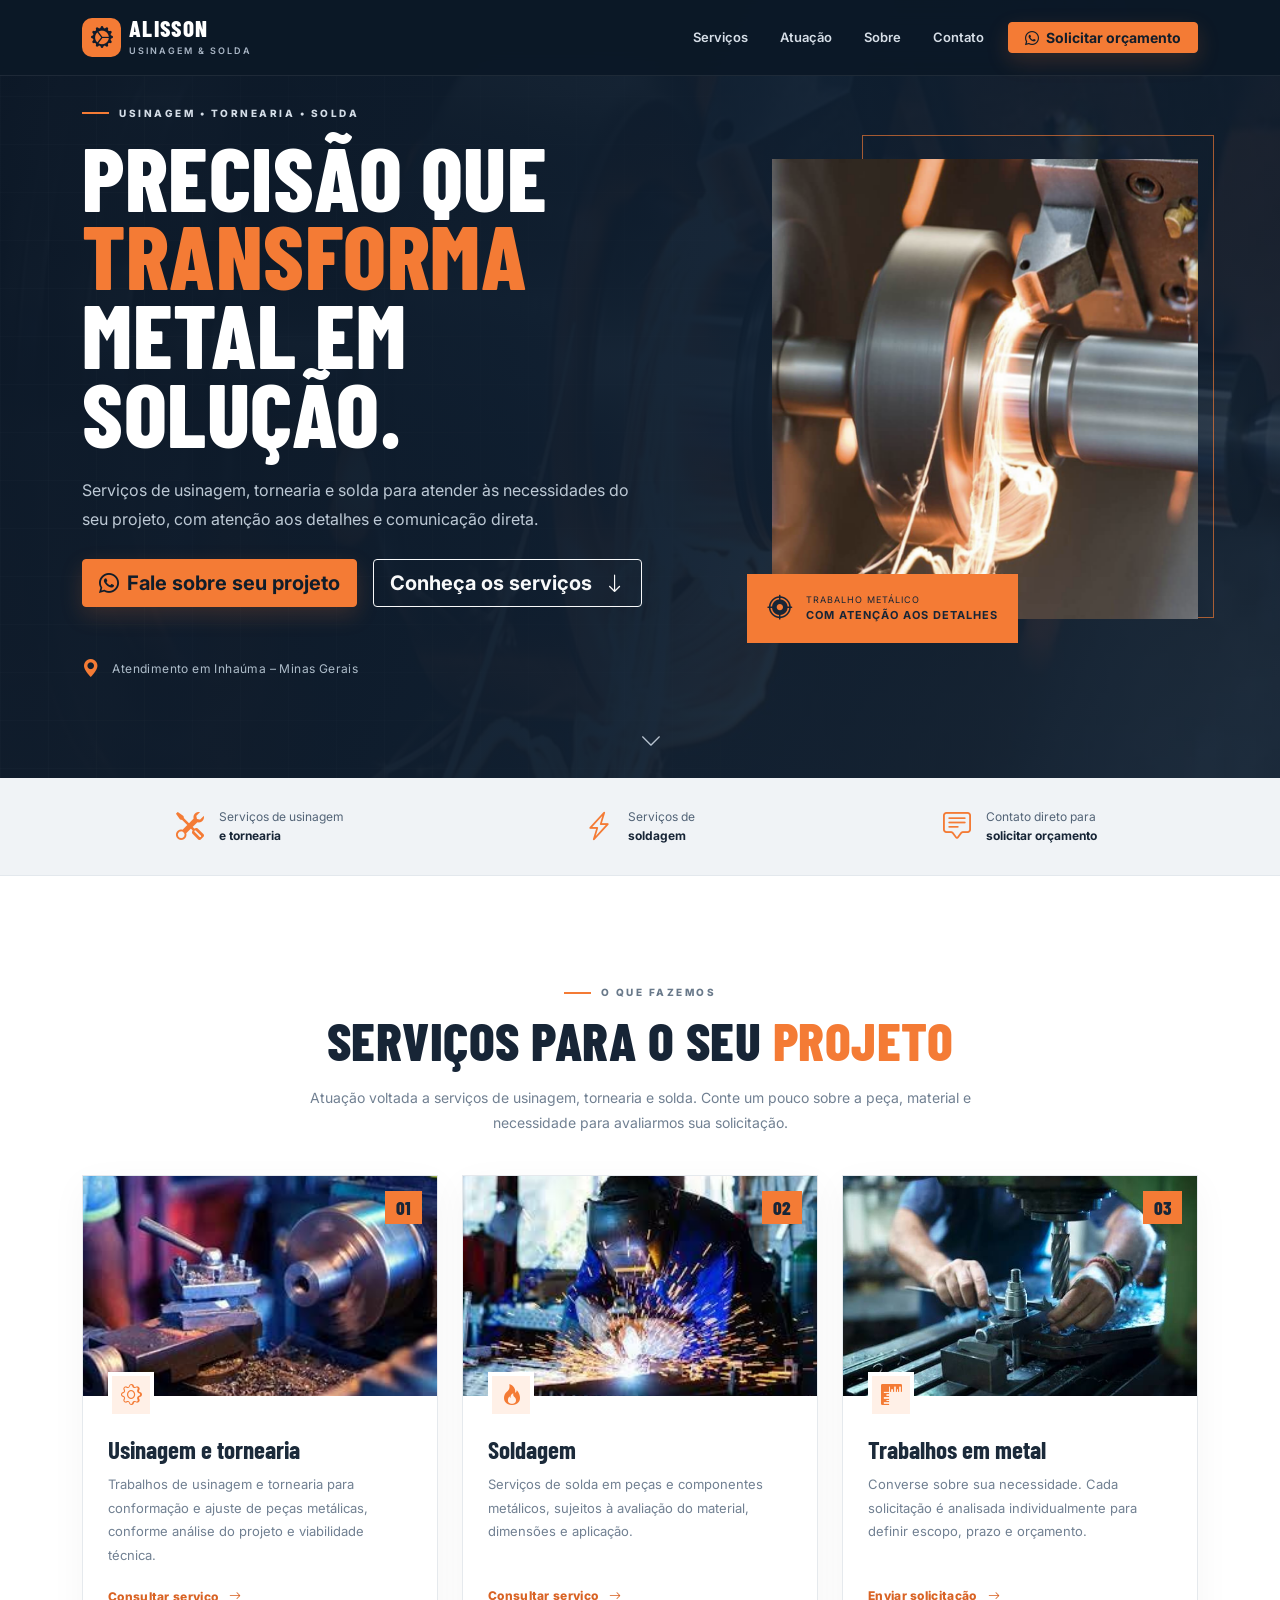
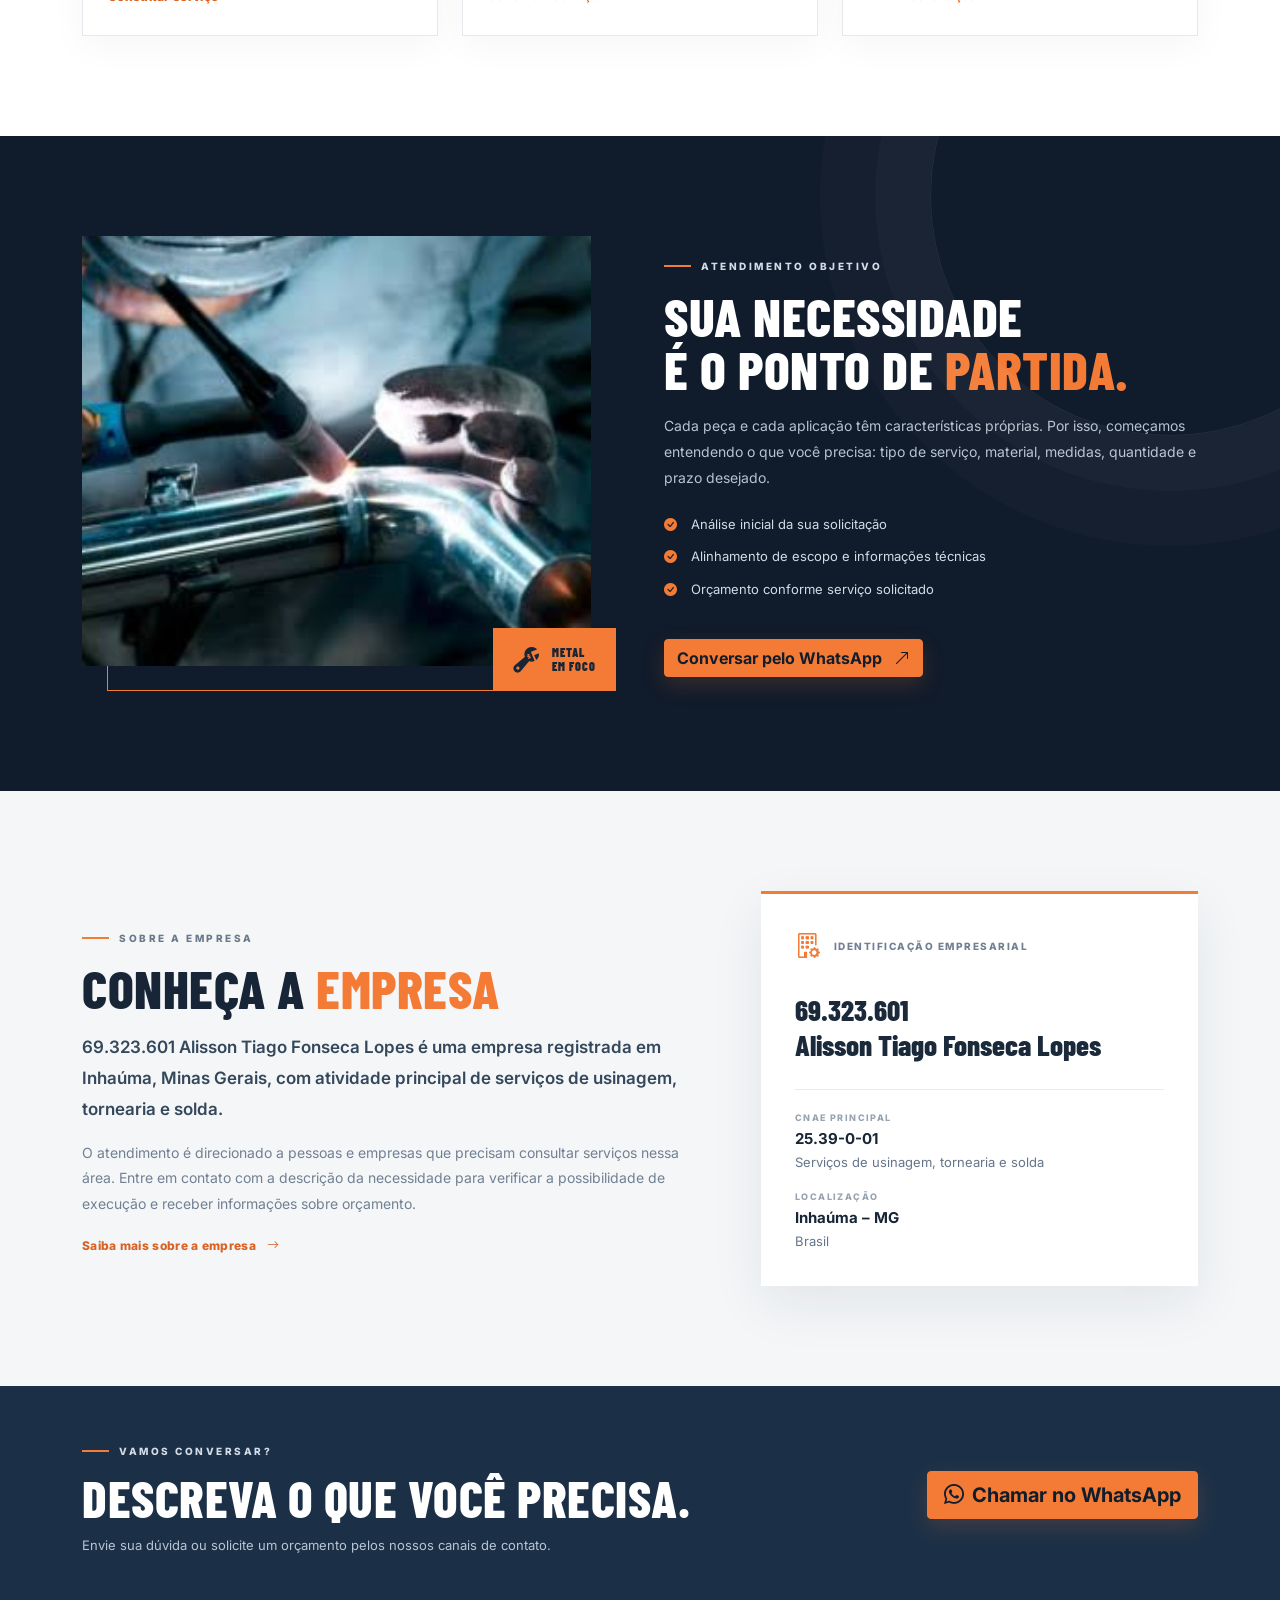
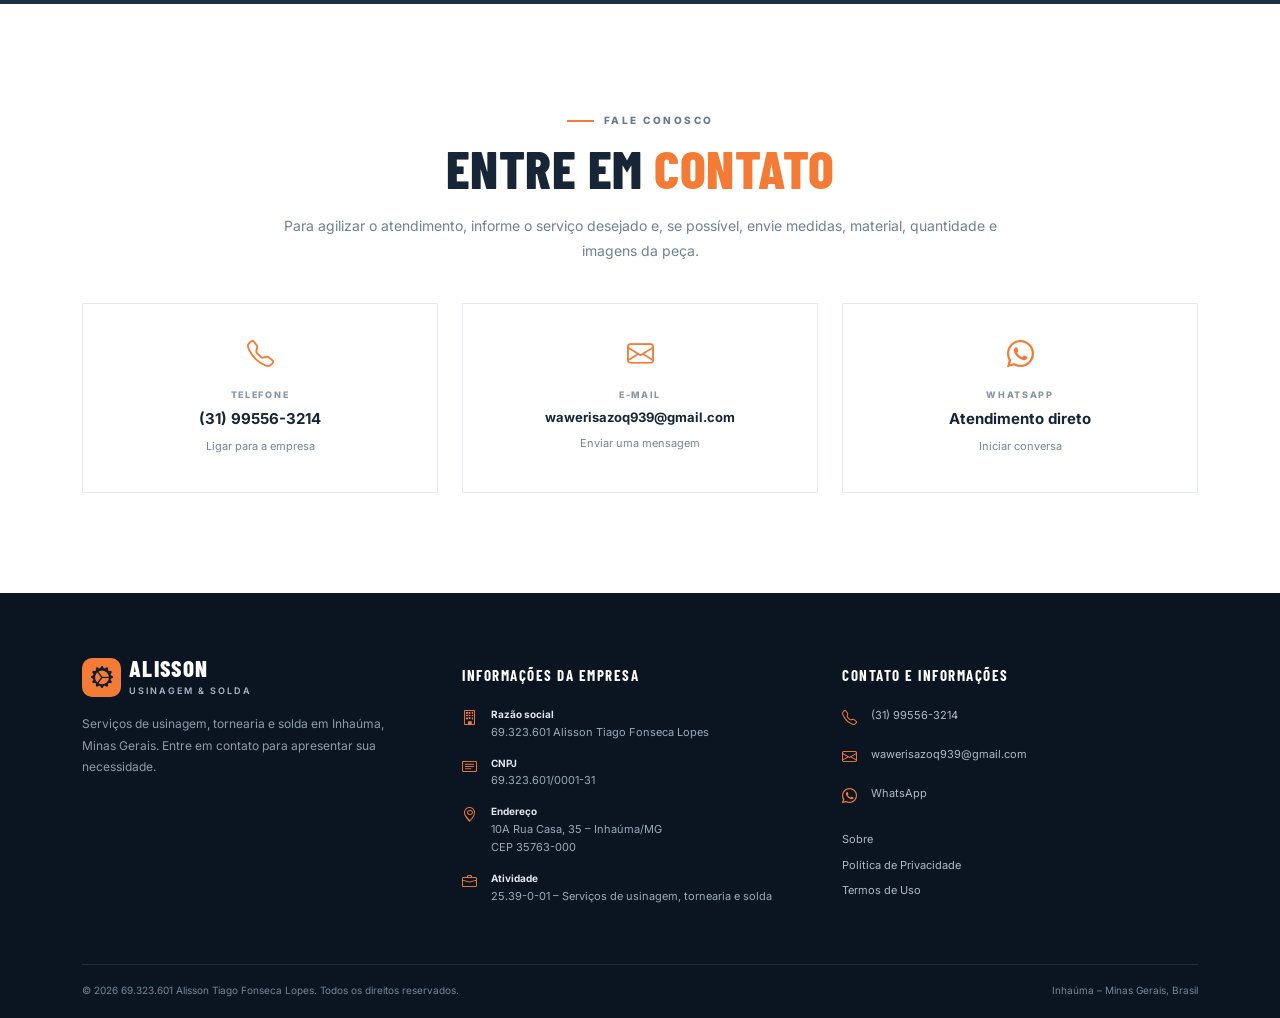
<file: index.html>
<!doctype html>
<html lang="pt-BR">
<head>
  <meta charset="utf-8">
  <meta name="viewport" content="width=device-width, initial-scale=1">
  <meta name="description" content="Serviços de usinagem, tornearia e solda em Inhaúma, Minas Gerais. Entre em contato para apresentar seu projeto e solicitar um orçamento.">
  <meta name="theme-color" content="#101b2b">
  <title>69.323.601 Alisson Tiago Fonseca Lopes | Usinagem, Tornearia e Solda</title>
  <link rel="preconnect" href="https://fonts.googleapis.com">
  <link rel="preconnect" href="https://fonts.gstatic.com" crossorigin>
  <link href="https://fonts.googleapis.com/css2?family=Barlow+Condensed:wght@500;600;700;800&family=Inter:wght@400;500;600;700&display=swap" rel="stylesheet">
  <link href="https://cdn.jsdelivr.net/npm/bootstrap@5.3.3/dist/css/bootstrap.min.css" rel="stylesheet">
  <link href="https://cdn.jsdelivr.net/npm/bootstrap-icons@1.11.3/font/bootstrap-icons.min.css" rel="stylesheet">
  <link rel="stylesheet" href="style.css">
</head>
<body>
  <nav class="navbar navbar-expand-lg navbar-dark fixed-top site-nav">
    <div class="container">
      <a class="navbar-brand d-flex align-items-center gap-2" href="#inicio" aria-label="Página inicial">
        <span class="brand-mark"><i class="bi bi-gear-wide-connected"></i></span>
        <span class="brand-name">ALISSON <small>USINAGEM & SOLDA</small></span>
      </a>
      <button class="navbar-toggler" type="button" data-bs-toggle="collapse" data-bs-target="#menu" aria-controls="menu" aria-expanded="false" aria-label="Abrir menu">
        <span class="navbar-toggler-icon"></span>
      </button>
      <div class="collapse navbar-collapse" id="menu">
        <ul class="navbar-nav ms-auto align-items-lg-center gap-lg-3">
          <li class="nav-item"><a class="nav-link" href="#servicos">Serviços</a></li>
          <li class="nav-item"><a class="nav-link" href="#estrutura">Atuação</a></li>
          <li class="nav-item"><a class="nav-link" href="#sobre">Sobre</a></li>
          <li class="nav-item"><a class="nav-link" href="#contato">Contato</a></li>
          <li class="nav-item"><a class="btn btn-accent btn-sm px-3" href="https://wa.me/5531995563214" target="_blank" rel="noopener"><i class="bi bi-whatsapp me-1"></i> Solicitar orçamento</a></li>
        </ul>
      </div>
    </div>
  </nav>

  <main>
    <header class="hero" id="inicio">
      <div class="hero-grid"></div>
      <div class="container position-relative">
        <div class="row align-items-center min-vh-100 py-5">
          <div class="col-lg-7 py-5">
            <span class="eyebrow"><span></span> USINAGEM • TORNEARIA • SOLDA</span>
            <h1 class="display-title mt-3">PRECISÃO QUE<br><em>TRANSFORMA</em><br>METAL EM SOLUÇÃO.</h1>
            <p class="hero-copy mt-4">Serviços de usinagem, tornearia e solda para atender às necessidades do seu projeto, com atenção aos detalhes e comunicação direta.</p>
            <div class="d-flex flex-wrap gap-3 mt-4">
              <a class="btn btn-accent btn-lg" href="https://wa.me/5531995563214?text=Ol%C3%A1!%20Gostaria%20de%20solicitar%20um%20or%C3%A7amento." target="_blank" rel="noopener"><i class="bi bi-whatsapp me-2"></i>Fale sobre seu projeto</a>
              <a class="btn btn-outline-light btn-lg" href="#servicos">Conheça os serviços <i class="bi bi-arrow-down ms-2"></i></a>
            </div>
            <div class="hero-note mt-5"><i class="bi bi-geo-alt-fill"></i><span>Atendimento em Inhaúma – Minas Gerais</span></div>
          </div>
          <div class="col-lg-5 d-none d-lg-block">
            <div class="hero-photo-wrap">
              <img src="assets/usinagem-tornearia.jpg" class="hero-photo" alt="Processo de usinagem de peça metálica em torno industrial">
              <div class="photo-tag"><i class="bi bi-crosshair2"></i><span>TRABALHO METÁLICO<br><b>COM ATENÇÃO AOS DETALHES</b></span></div>
              <div class="hero-outline"></div>
            </div>
          </div>
        </div>
      </div>
      <a href="#servicos" class="scroll-cue" aria-label="Rolar para serviços"><i class="bi bi-chevron-down"></i></a>
    </header>

    <section class="intro-strip">
      <div class="container">
        <div class="row g-4 align-items-center">
          <div class="col-md-4"><div class="strip-item"><i class="bi bi-tools"></i><span>Serviços de usinagem<br><b>e tornearia</b></span></div></div>
          <div class="col-md-4"><div class="strip-item"><i class="bi bi-lightning-charge"></i><span>Serviços de<br><b>soldagem</b></span></div></div>
          <div class="col-md-4"><div class="strip-item"><i class="bi bi-chat-square-text"></i><span>Contato direto para<br><b>solicitar orçamento</b></span></div></div>
        </div>
      </div>
    </section>

    <section class="section-pad" id="servicos">
      <div class="container">
        <div class="section-heading text-center mx-auto">
          <span class="eyebrow dark"><span></span> O QUE FAZEMOS</span>
          <h2 class="section-title">SERVIÇOS PARA O SEU <em>PROJETO</em></h2>
          <p>Atuação voltada a serviços de usinagem, tornearia e solda. Conte um pouco sobre a peça, material e necessidade para avaliarmos sua solicitação.</p>
        </div>
        <div class="row g-4 mt-3">
          <div class="col-md-4">
            <article class="service-card">
              <div class="service-image"><img src="assets/tornearia.jpg" alt="Peça metálica sendo trabalhada em torno mecânico"><span>01</span></div>
              <div class="service-body"><div class="service-icon"><i class="bi bi-gear"></i></div><h3>Usinagem e tornearia</h3><p>Trabalhos de usinagem e tornearia para conformação e ajuste de peças metálicas, conforme análise do projeto e viabilidade técnica.</p><a href="#contato">Consultar serviço <i class="bi bi-arrow-right"></i></a></div>
            </article>
          </div>
          <div class="col-md-4">
            <article class="service-card">
              <div class="service-image"><img src="assets/soldagem.jpg" alt="Profissional realizando processo de soldagem em metal"><span>02</span></div>
              <div class="service-body"><div class="service-icon"><i class="bi bi-fire"></i></div><h3>Soldagem</h3><p>Serviços de solda em peças e componentes metálicos, sujeitos à avaliação do material, dimensões e aplicação.</p><a href="#contato">Consultar serviço <i class="bi bi-arrow-right"></i></a></div>
            </article>
          </div>
          <div class="col-md-4">
            <article class="service-card">
              <div class="service-image"><img src="assets/fresagem.jpg" alt="Operação de máquina-ferramenta em peça metálica"><span>03</span></div>
              <div class="service-body"><div class="service-icon"><i class="bi bi-rulers"></i></div><h3>Trabalhos em metal</h3><p>Converse sobre sua necessidade. Cada solicitação é analisada individualmente para definir escopo, prazo e orçamento.</p><a href="#contato">Enviar solicitação <i class="bi bi-arrow-right"></i></a></div>
            </article>
          </div>
        </div>
      </div>
    </section>

    <section class="feature-section" id="estrutura">
      <div class="container">
        <div class="row align-items-center g-5">
          <div class="col-lg-6">
            <div class="feature-image">
              <img src="assets/acabamento-metal.jpg" alt="Detalhe de processo industrial de acabamento em metal">
              <div class="feature-stamp"><i class="bi bi-wrench-adjustable"></i><b>METAL<br>EM FOCO</b></div>
            </div>
          </div>
          <div class="col-lg-6">
            <span class="eyebrow"><span></span> ATENDIMENTO OBJETIVO</span>
            <h2 class="section-title light mt-3">SUA NECESSIDADE<br>É O PONTO DE <em>PARTIDA.</em></h2>
            <p class="feature-copy">Cada peça e cada aplicação têm características próprias. Por isso, começamos entendendo o que você precisa: tipo de serviço, material, medidas, quantidade e prazo desejado.</p>
            <ul class="check-list">
              <li><i class="bi bi-check-circle-fill"></i> Análise inicial da sua solicitação</li>
              <li><i class="bi bi-check-circle-fill"></i> Alinhamento de escopo e informações técnicas</li>
              <li><i class="bi bi-check-circle-fill"></i> Orçamento conforme serviço solicitado</li>
            </ul>
            <a class="btn btn-accent mt-3" href="https://wa.me/5531995563214?text=Ol%C3%A1!%20Quero%20explicar%20um%20servi%C3%A7o%20de%20usinagem%2Fsolda." target="_blank" rel="noopener">Conversar pelo WhatsApp <i class="bi bi-arrow-up-right ms-2"></i></a>
          </div>
        </div>
      </div>
    </section>

    <section class="section-pad about-section" id="sobre">
      <div class="container">
        <div class="row g-5 align-items-center">
          <div class="col-lg-7">
            <span class="eyebrow dark"><span></span> SOBRE A EMPRESA</span>
            <h2 class="section-title mt-3">CONHEÇA A <em>EMPRESA</em></h2>
            <p class="lead-copy">69.323.601 Alisson Tiago Fonseca Lopes é uma empresa registrada em Inhaúma, Minas Gerais, com atividade principal de serviços de usinagem, tornearia e solda.</p>
            <p>O atendimento é direcionado a pessoas e empresas que precisam consultar serviços nessa área. Entre em contato com a descrição da necessidade para verificar a possibilidade de execução e receber informações sobre orçamento.</p>
            <a href="sobre.html" class="text-link">Saiba mais sobre a empresa <i class="bi bi-arrow-right"></i></a>
          </div>
          <div class="col-lg-5">
            <div class="about-panel">
              <div class="about-panel-top"><i class="bi bi-building-gear"></i><span>IDENTIFICAÇÃO EMPRESARIAL</span></div>
              <h3>69.323.601<br>Alisson Tiago Fonseca Lopes</h3>
              <div class="about-line"></div>
              <p><small>CNAE PRINCIPAL</small><b>25.39-0-01</b> Serviços de usinagem, tornearia e solda</p>
              <p class="mb-0"><small>LOCALIZAÇÃO</small><b>Inhaúma – MG</b> Brasil</p>
            </div>
          </div>
        </div>
      </div>
    </section>

    <section class="cta-band">
      <div class="container">
        <div class="row align-items-center g-3">
          <div class="col-lg-8"><span class="eyebrow"><span></span> VAMOS CONVERSAR?</span><h2>DESCREVA O QUE VOCÊ PRECISA.</h2><p>Envie sua dúvida ou solicite um orçamento pelos nossos canais de contato.</p></div>
          <div class="col-lg-4 text-lg-end"><a class="btn btn-accent btn-lg" href="https://wa.me/5531995563214" target="_blank" rel="noopener"><i class="bi bi-whatsapp me-2"></i>Chamar no WhatsApp</a></div>
        </div>
      </div>
    </section>

    <section class="section-pad contact-section" id="contato">
      <div class="container">
        <div class="section-heading text-center mx-auto">
          <span class="eyebrow dark"><span></span> FALE CONOSCO</span>
          <h2 class="section-title">ENTRE EM <em>CONTATO</em></h2>
          <p>Para agilizar o atendimento, informe o serviço desejado e, se possível, envie medidas, material, quantidade e imagens da peça.</p>
        </div>
        <div class="row g-4 mt-3">
          <div class="col-md-4"><a class="contact-card" href="tel:+5531995563214"><i class="bi bi-telephone"></i><small>TELEFONE</small><b>(31) 99556-3214</b><span>Ligar para a empresa</span></a></div>
          <div class="col-md-4"><a class="contact-card" href="mailto:wawerisazoq939@gmail.com"><i class="bi bi-envelope"></i><small>E-MAIL</small><b class="email-fit">wawerisazoq939@gmail.com</b><span>Enviar uma mensagem</span></a></div>
          <div class="col-md-4"><a class="contact-card" href="https://wa.me/5531995563214" target="_blank" rel="noopener"><i class="bi bi-whatsapp"></i><small>WHATSAPP</small><b>Atendimento direto</b><span>Iniciar conversa</span></a></div>
        </div>
      </div>
    </section>
  </main>

  <footer class="site-footer">
    <div class="container">
      <div class="row gy-4">
        <div class="col-lg-4">
          <a class="navbar-brand d-inline-flex align-items-center gap-2 mb-3" href="#inicio"><span class="brand-mark"><i class="bi bi-gear-wide-connected"></i></span><span class="brand-name">ALISSON <small>USINAGEM & SOLDA</small></span></a>
          <p class="footer-muted">Serviços de usinagem, tornearia e solda em Inhaúma, Minas Gerais. Entre em contato para apresentar sua necessidade.</p>
        </div>
        <div class="col-sm-6 col-lg-4">
          <h4>INFORMAÇÕES DA EMPRESA</h4>
          <ul class="footer-details">
            <li><i class="bi bi-building"></i><span><b>Razão social</b>69.323.601 Alisson Tiago Fonseca Lopes</span></li>
            <li><i class="bi bi-card-text"></i><span><b>CNPJ</b>69.323.601/0001-31</span></li>
            <li><i class="bi bi-geo-alt"></i><span><b>Endereço</b>10A Rua Casa, 35 – Inhaúma/MG<br>CEP 35763-000</span></li>
            <li><i class="bi bi-briefcase"></i><span><b>Atividade</b>25.39-0-01 – Serviços de usinagem, tornearia e solda</span></li>
          </ul>
        </div>
        <div class="col-sm-6 col-lg-4">
          <h4>CONTATO E INFORMAÇÕES</h4>
          <ul class="footer-details">
            <li><i class="bi bi-telephone"></i><a href="tel:+5531995563214">(31) 99556-3214</a></li>
            <li><i class="bi bi-envelope"></i><a href="mailto:wawerisazoq939@gmail.com">wawerisazoq939@gmail.com</a></li>
            <li><i class="bi bi-whatsapp"></i><a href="https://wa.me/5531995563214" target="_blank" rel="noopener">WhatsApp</a></li>
          </ul>
          <div class="legal-links"><a href="sobre.html">Sobre</a><a href="privacidade.html">Política de Privacidade</a><a href="termos.html">Termos de Uso</a></div>
        </div>
      </div>
      <div class="footer-bottom"><span>© <span id="year"></span> 69.323.601 Alisson Tiago Fonseca Lopes. Todos os direitos reservados.</span><span>Inhaúma – Minas Gerais, Brasil</span></div>
    </div>
  </footer>

  <script src="https://cdn.jsdelivr.net/npm/bootstrap@5.3.3/dist/js/bootstrap.bundle.min.js"></script>
  <script>document.getElementById('year').textContent = new Date().getFullYear();</script>
</body>
</html>
</file>
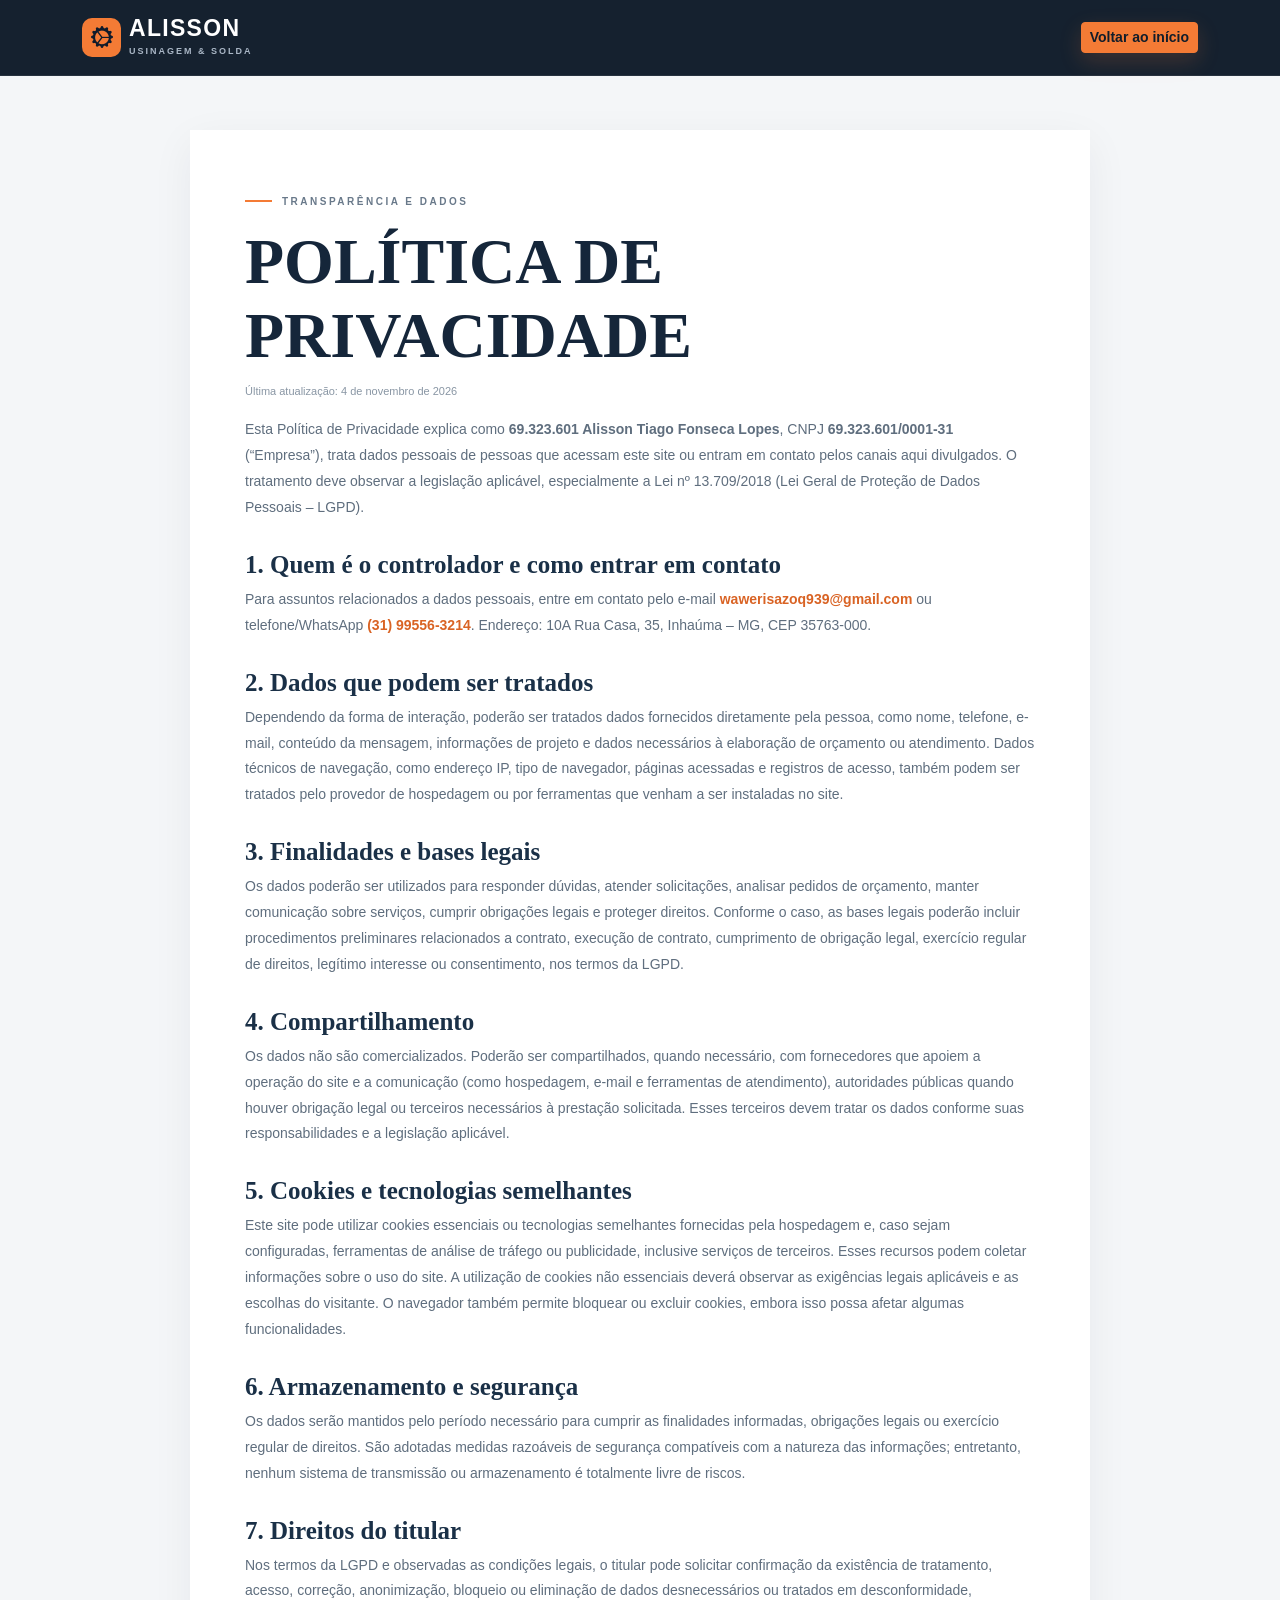
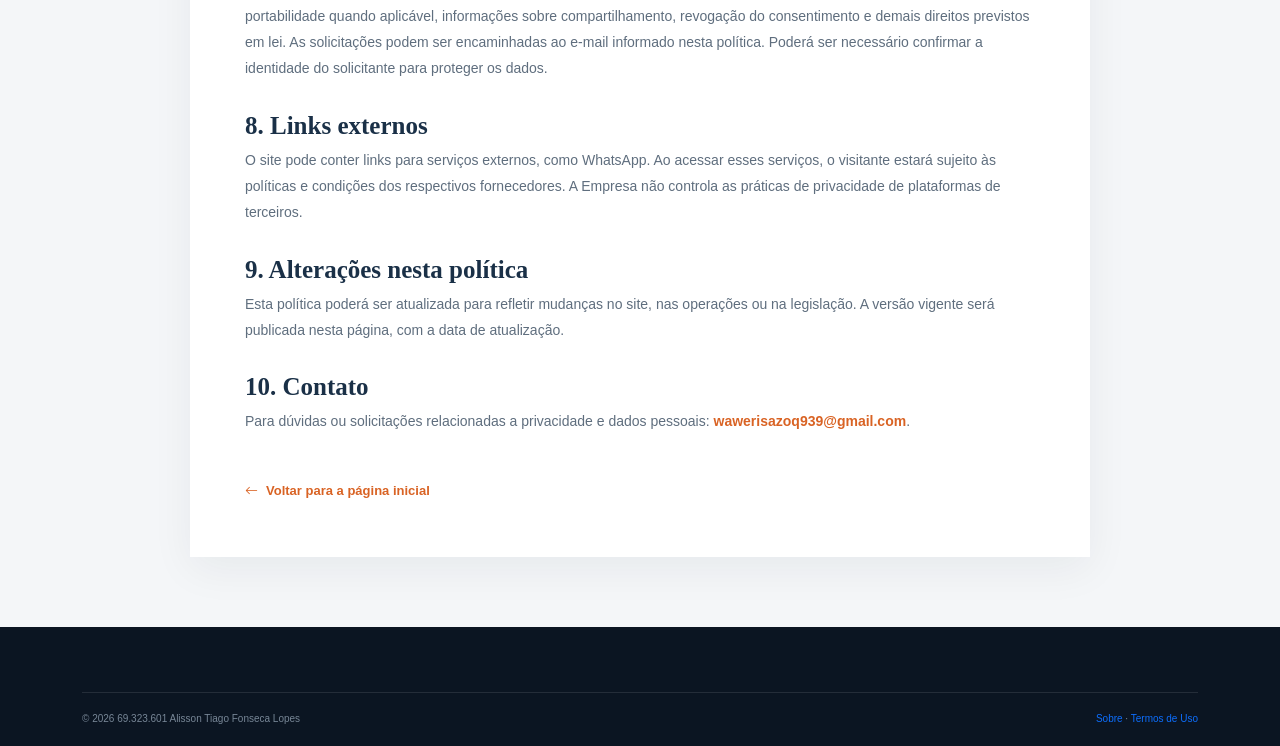
<file: privacidade.html>
<!doctype html>
<html lang="pt-BR"><head><meta charset="utf-8"><meta name="viewport" content="width=device-width, initial-scale=1"><meta name="description" content="Política de Privacidade de 69.323.601 Alisson Tiago Fonseca Lopes."><title>Política de Privacidade | Alisson Usinagem & Solda</title><link href="https://cdn.jsdelivr.net/npm/bootstrap@5.3.3/dist/css/bootstrap.min.css" rel="stylesheet"><link href="https://cdn.jsdelivr.net/npm/bootstrap-icons@1.11.3/font/bootstrap-icons.min.css" rel="stylesheet"><link rel="stylesheet" href="style.css"></head>
<body><nav class="navbar navbar-expand-lg navbar-dark fixed-top site-nav"><div class="container"><a class="navbar-brand d-flex align-items-center gap-2" href="index.html"><span class="brand-mark"><i class="bi bi-gear-wide-connected"></i></span><span class="brand-name">ALISSON <small>USINAGEM & SOLDA</small></span></a><a class="btn btn-accent btn-sm" href="index.html">Voltar ao início</a></div></nav>
<main class="legal-page"><article class="legal-card"><span class="eyebrow dark"><span></span> TRANSPARÊNCIA E DADOS</span><h1 class="mt-3">POLÍTICA DE PRIVACIDADE</h1><p class="updated">Última atualização: 4 de novembro de 2026</p>
<p>Esta Política de Privacidade explica como <strong>69.323.601 Alisson Tiago Fonseca Lopes</strong>, CNPJ <strong>69.323.601/0001-31</strong> (“Empresa”), trata dados pessoais de pessoas que acessam este site ou entram em contato pelos canais aqui divulgados. O tratamento deve observar a legislação aplicável, especialmente a Lei nº 13.709/2018 (Lei Geral de Proteção de Dados Pessoais – LGPD).</p>
<h2>1. Quem é o controlador e como entrar em contato</h2><p>Para assuntos relacionados a dados pessoais, entre em contato pelo e-mail <a href="mailto:wawerisazoq939@gmail.com">wawerisazoq939@gmail.com</a> ou telefone/WhatsApp <a href="tel:+5531995563214">(31) 99556-3214</a>. Endereço: 10A Rua Casa, 35, Inhaúma – MG, CEP 35763-000.</p>
<h2>2. Dados que podem ser tratados</h2><p>Dependendo da forma de interação, poderão ser tratados dados fornecidos diretamente pela pessoa, como nome, telefone, e-mail, conteúdo da mensagem, informações de projeto e dados necessários à elaboração de orçamento ou atendimento. Dados técnicos de navegação, como endereço IP, tipo de navegador, páginas acessadas e registros de acesso, também podem ser tratados pelo provedor de hospedagem ou por ferramentas que venham a ser instaladas no site.</p>
<h2>3. Finalidades e bases legais</h2><p>Os dados poderão ser utilizados para responder dúvidas, atender solicitações, analisar pedidos de orçamento, manter comunicação sobre serviços, cumprir obrigações legais e proteger direitos. Conforme o caso, as bases legais poderão incluir procedimentos preliminares relacionados a contrato, execução de contrato, cumprimento de obrigação legal, exercício regular de direitos, legítimo interesse ou consentimento, nos termos da LGPD.</p>
<h2>4. Compartilhamento</h2><p>Os dados não são comercializados. Poderão ser compartilhados, quando necessário, com fornecedores que apoiem a operação do site e a comunicação (como hospedagem, e-mail e ferramentas de atendimento), autoridades públicas quando houver obrigação legal ou terceiros necessários à prestação solicitada. Esses terceiros devem tratar os dados conforme suas responsabilidades e a legislação aplicável.</p>
<h2>5. Cookies e tecnologias semelhantes</h2><p>Este site pode utilizar cookies essenciais ou tecnologias semelhantes fornecidas pela hospedagem e, caso sejam configuradas, ferramentas de análise de tráfego ou publicidade, inclusive serviços de terceiros. Esses recursos podem coletar informações sobre o uso do site. A utilização de cookies não essenciais deverá observar as exigências legais aplicáveis e as escolhas do visitante. O navegador também permite bloquear ou excluir cookies, embora isso possa afetar algumas funcionalidades.</p>
<h2>6. Armazenamento e segurança</h2><p>Os dados serão mantidos pelo período necessário para cumprir as finalidades informadas, obrigações legais ou exercício regular de direitos. São adotadas medidas razoáveis de segurança compatíveis com a natureza das informações; entretanto, nenhum sistema de transmissão ou armazenamento é totalmente livre de riscos.</p>
<h2>7. Direitos do titular</h2><p>Nos termos da LGPD e observadas as condições legais, o titular pode solicitar confirmação da existência de tratamento, acesso, correção, anonimização, bloqueio ou eliminação de dados desnecessários ou tratados em desconformidade, portabilidade quando aplicável, informações sobre compartilhamento, revogação do consentimento e demais direitos previstos em lei. As solicitações podem ser encaminhadas ao e-mail informado nesta política. Poderá ser necessário confirmar a identidade do solicitante para proteger os dados.</p>
<h2>8. Links externos</h2><p>O site pode conter links para serviços externos, como WhatsApp. Ao acessar esses serviços, o visitante estará sujeito às políticas e condições dos respectivos fornecedores. A Empresa não controla as práticas de privacidade de plataformas de terceiros.</p>
<h2>9. Alterações nesta política</h2><p>Esta política poderá ser atualizada para refletir mudanças no site, nas operações ou na legislação. A versão vigente será publicada nesta página, com a data de atualização.</p>
<h2>10. Contato</h2><p>Para dúvidas ou solicitações relacionadas a privacidade e dados pessoais: <a href="mailto:wawerisazoq939@gmail.com">wawerisazoq939@gmail.com</a>.</p>
<a class="legal-back" href="index.html"><i class="bi bi-arrow-left me-2"></i>Voltar para a página inicial</a></article></main>
<footer class="site-footer"><div class="container"><div class="footer-bottom mt-0"><span>© <span id="year"></span> 69.323.601 Alisson Tiago Fonseca Lopes</span><span><a href="sobre.html">Sobre</a> · <a href="termos.html">Termos de Uso</a></span></div></div></footer><script>document.getElementById('year').textContent=new Date().getFullYear()</script></body></html>
</file>
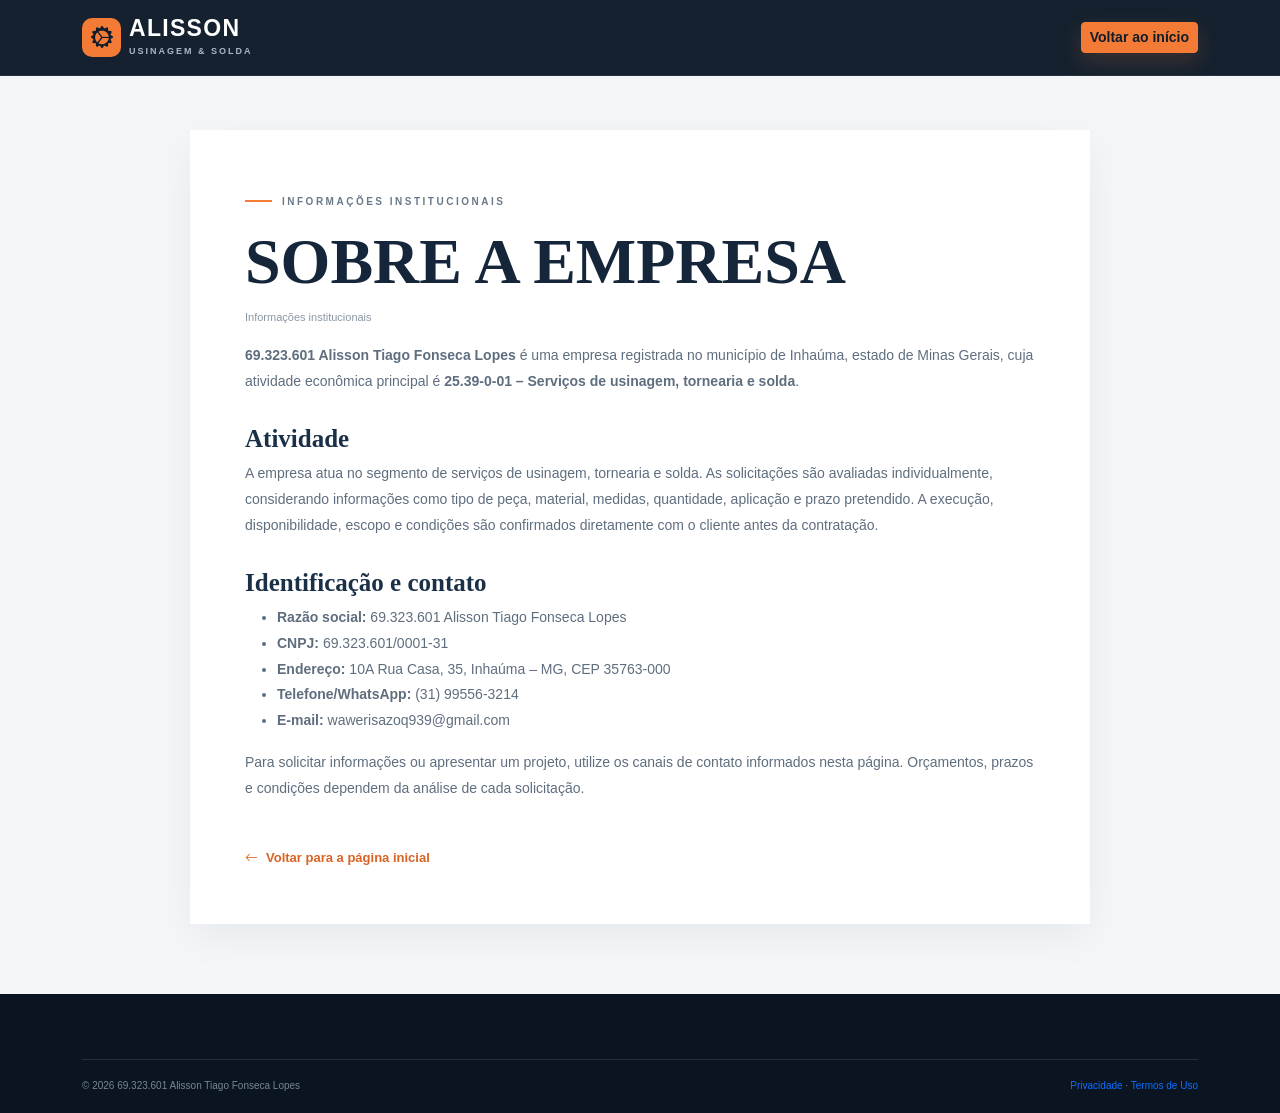
<file: sobre.html>
<!doctype html>
<html lang="pt-BR"><head><meta charset="utf-8"><meta name="viewport" content="width=device-width, initial-scale=1"><meta name="description" content="Sobre 69.323.601 Alisson Tiago Fonseca Lopes, empresa de usinagem, tornearia e solda em Inhaúma, MG."><title>Sobre | Alisson Usinagem & Solda</title><link href="https://cdn.jsdelivr.net/npm/bootstrap@5.3.3/dist/css/bootstrap.min.css" rel="stylesheet"><link href="https://cdn.jsdelivr.net/npm/bootstrap-icons@1.11.3/font/bootstrap-icons.min.css" rel="stylesheet"><link rel="stylesheet" href="style.css"></head>
<body><nav class="navbar navbar-expand-lg navbar-dark fixed-top site-nav"><div class="container"><a class="navbar-brand d-flex align-items-center gap-2" href="index.html"><span class="brand-mark"><i class="bi bi-gear-wide-connected"></i></span><span class="brand-name">ALISSON <small>USINAGEM & SOLDA</small></span></a><a class="btn btn-accent btn-sm" href="index.html">Voltar ao início</a></div></nav>
<main class="legal-page"><article class="legal-card"><span class="eyebrow dark"><span></span> INFORMAÇÕES INSTITUCIONAIS</span><h1 class="mt-3">SOBRE A EMPRESA</h1><p class="updated">Informações institucionais</p>
<p><strong>69.323.601 Alisson Tiago Fonseca Lopes</strong> é uma empresa registrada no município de Inhaúma, estado de Minas Gerais, cuja atividade econômica principal é <strong>25.39-0-01 – Serviços de usinagem, tornearia e solda</strong>.</p>
<h2>Atividade</h2><p>A empresa atua no segmento de serviços de usinagem, tornearia e solda. As solicitações são avaliadas individualmente, considerando informações como tipo de peça, material, medidas, quantidade, aplicação e prazo pretendido. A execução, disponibilidade, escopo e condições são confirmados diretamente com o cliente antes da contratação.</p>
<h2>Identificação e contato</h2><ul><li><strong>Razão social:</strong> 69.323.601 Alisson Tiago Fonseca Lopes</li><li><strong>CNPJ:</strong> 69.323.601/0001-31</li><li><strong>Endereço:</strong> 10A Rua Casa, 35, Inhaúma – MG, CEP 35763-000</li><li><strong>Telefone/WhatsApp:</strong> (31) 99556-3214</li><li><strong>E-mail:</strong> wawerisazoq939@gmail.com</li></ul>
<p>Para solicitar informações ou apresentar um projeto, utilize os canais de contato informados nesta página. Orçamentos, prazos e condições dependem da análise de cada solicitação.</p><a class="legal-back" href="index.html"><i class="bi bi-arrow-left me-2"></i>Voltar para a página inicial</a></article></main>
<footer class="site-footer"><div class="container"><div class="footer-bottom mt-0"><span>© <span id="year"></span> 69.323.601 Alisson Tiago Fonseca Lopes</span><span><a href="privacidade.html">Privacidade</a> · <a href="termos.html">Termos de Uso</a></span></div></div></footer><script>document.getElementById('year').textContent=new Date().getFullYear()</script></body></html>
</file>
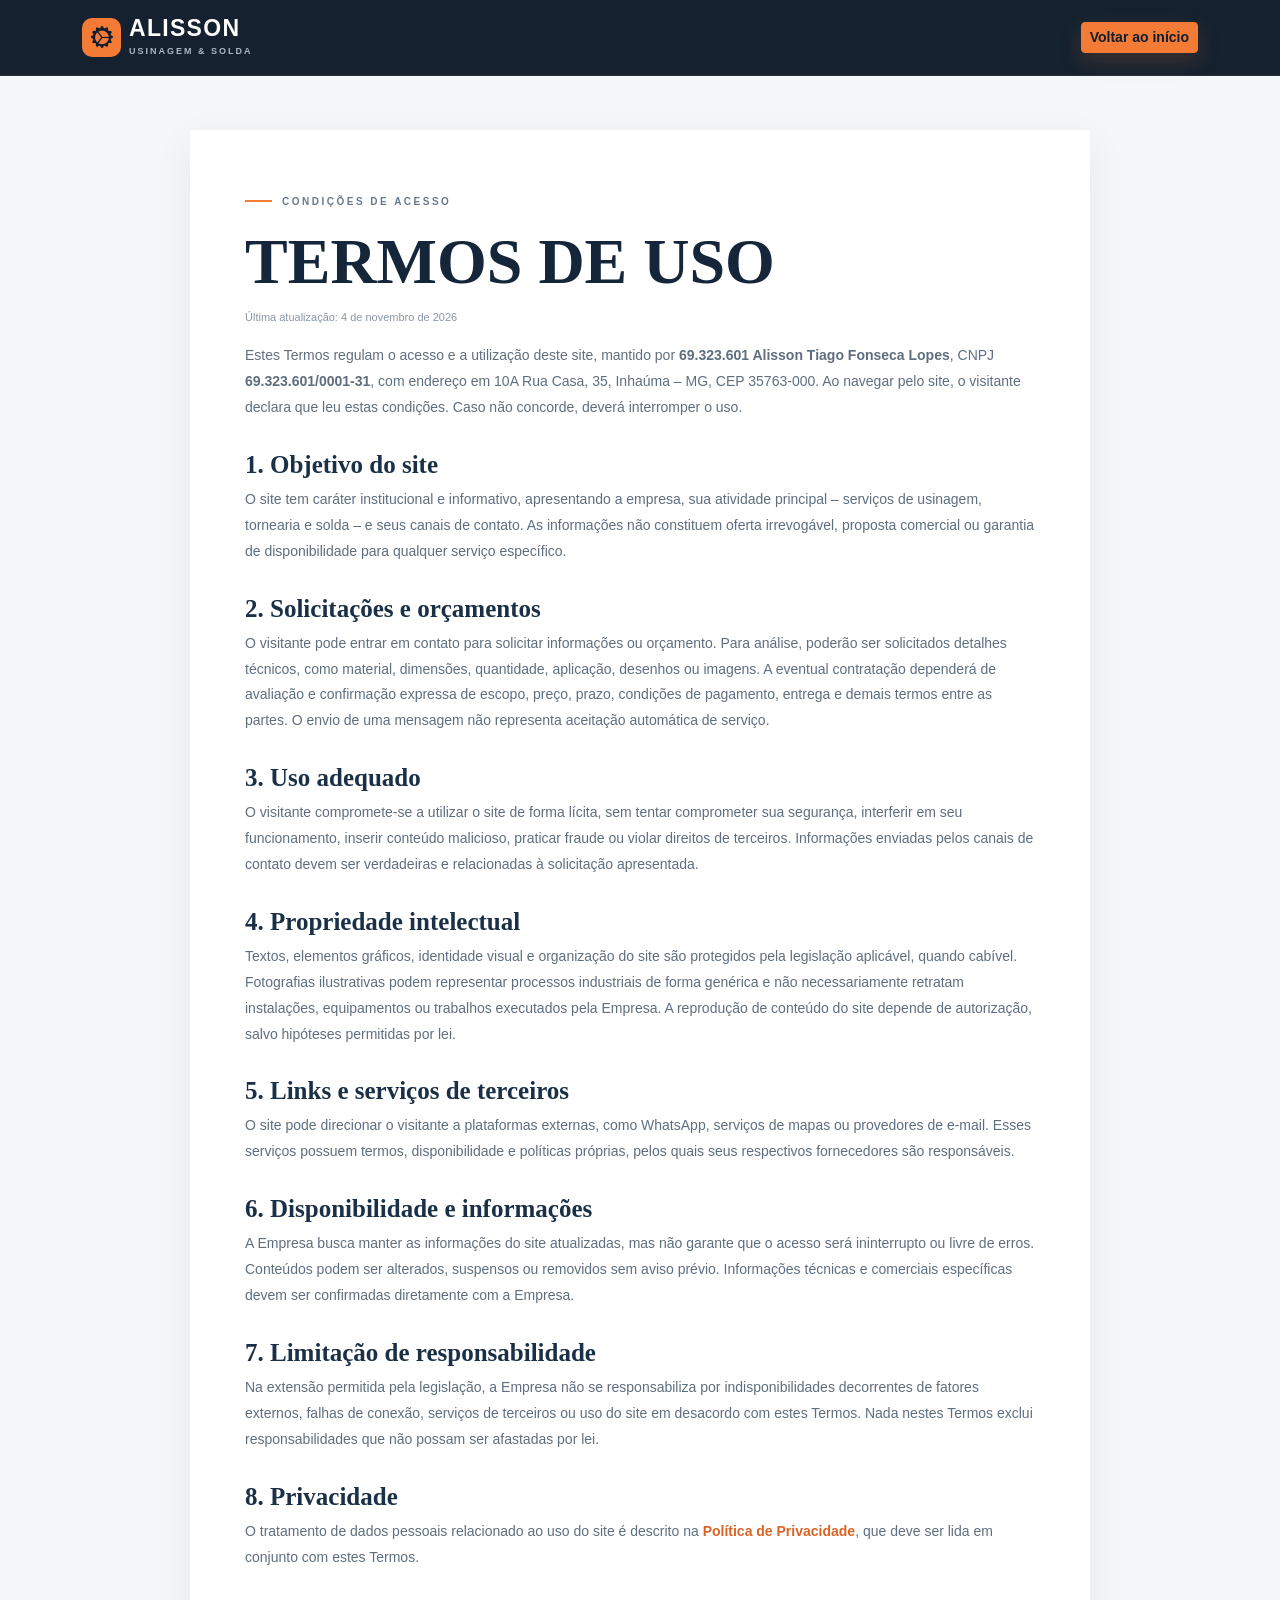
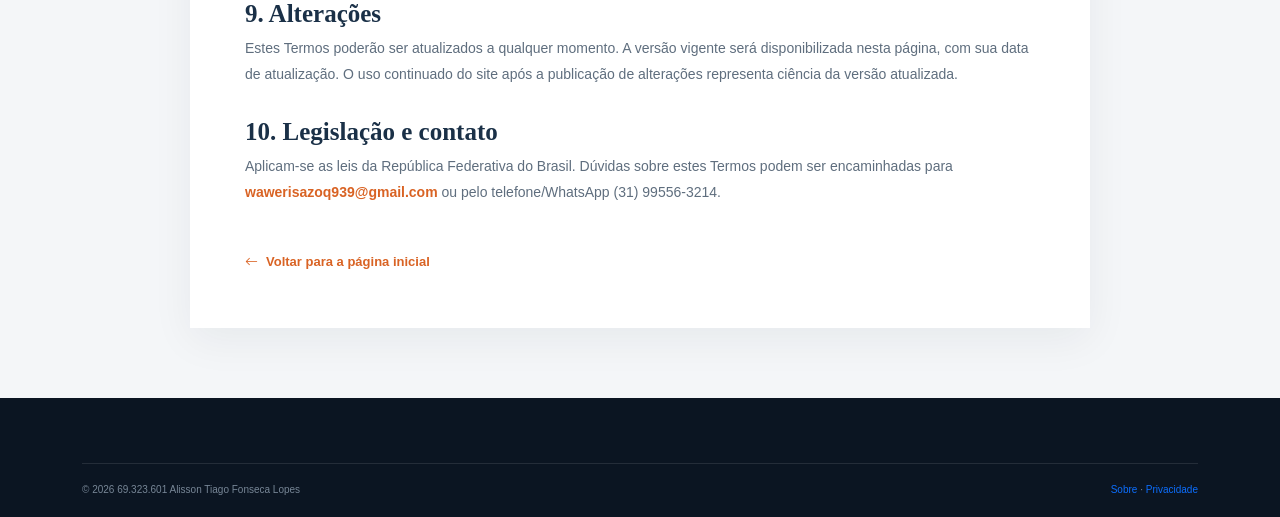
<file: termos.html>
<!doctype html>
<html lang="pt-BR"><head><meta charset="utf-8"><meta name="viewport" content="width=device-width, initial-scale=1"><meta name="description" content="Termos de Uso do site de 69.323.601 Alisson Tiago Fonseca Lopes."><title>Termos de Uso | Alisson Usinagem & Solda</title><link href="https://cdn.jsdelivr.net/npm/bootstrap@5.3.3/dist/css/bootstrap.min.css" rel="stylesheet"><link href="https://cdn.jsdelivr.net/npm/bootstrap-icons@1.11.3/font/bootstrap-icons.min.css" rel="stylesheet"><link rel="stylesheet" href="style.css"></head>
<body><nav class="navbar navbar-expand-lg navbar-dark fixed-top site-nav"><div class="container"><a class="navbar-brand d-flex align-items-center gap-2" href="index.html"><span class="brand-mark"><i class="bi bi-gear-wide-connected"></i></span><span class="brand-name">ALISSON <small>USINAGEM & SOLDA</small></span></a><a class="btn btn-accent btn-sm" href="index.html">Voltar ao início</a></div></nav>
<main class="legal-page"><article class="legal-card"><span class="eyebrow dark"><span></span> CONDIÇÕES DE ACESSO</span><h1 class="mt-3">TERMOS DE USO</h1><p class="updated">Última atualização: 4 de novembro de 2026</p>
<p>Estes Termos regulam o acesso e a utilização deste site, mantido por <strong>69.323.601 Alisson Tiago Fonseca Lopes</strong>, CNPJ <strong>69.323.601/0001-31</strong>, com endereço em 10A Rua Casa, 35, Inhaúma – MG, CEP 35763-000. Ao navegar pelo site, o visitante declara que leu estas condições. Caso não concorde, deverá interromper o uso.</p>
<h2>1. Objetivo do site</h2><p>O site tem caráter institucional e informativo, apresentando a empresa, sua atividade principal – serviços de usinagem, tornearia e solda – e seus canais de contato. As informações não constituem oferta irrevogável, proposta comercial ou garantia de disponibilidade para qualquer serviço específico.</p>
<h2>2. Solicitações e orçamentos</h2><p>O visitante pode entrar em contato para solicitar informações ou orçamento. Para análise, poderão ser solicitados detalhes técnicos, como material, dimensões, quantidade, aplicação, desenhos ou imagens. A eventual contratação dependerá de avaliação e confirmação expressa de escopo, preço, prazo, condições de pagamento, entrega e demais termos entre as partes. O envio de uma mensagem não representa aceitação automática de serviço.</p>
<h2>3. Uso adequado</h2><p>O visitante compromete-se a utilizar o site de forma lícita, sem tentar comprometer sua segurança, interferir em seu funcionamento, inserir conteúdo malicioso, praticar fraude ou violar direitos de terceiros. Informações enviadas pelos canais de contato devem ser verdadeiras e relacionadas à solicitação apresentada.</p>
<h2>4. Propriedade intelectual</h2><p>Textos, elementos gráficos, identidade visual e organização do site são protegidos pela legislação aplicável, quando cabível. Fotografias ilustrativas podem representar processos industriais de forma genérica e não necessariamente retratam instalações, equipamentos ou trabalhos executados pela Empresa. A reprodução de conteúdo do site depende de autorização, salvo hipóteses permitidas por lei.</p>
<h2>5. Links e serviços de terceiros</h2><p>O site pode direcionar o visitante a plataformas externas, como WhatsApp, serviços de mapas ou provedores de e-mail. Esses serviços possuem termos, disponibilidade e políticas próprias, pelos quais seus respectivos fornecedores são responsáveis.</p>
<h2>6. Disponibilidade e informações</h2><p>A Empresa busca manter as informações do site atualizadas, mas não garante que o acesso será ininterrupto ou livre de erros. Conteúdos podem ser alterados, suspensos ou removidos sem aviso prévio. Informações técnicas e comerciais específicas devem ser confirmadas diretamente com a Empresa.</p>
<h2>7. Limitação de responsabilidade</h2><p>Na extensão permitida pela legislação, a Empresa não se responsabiliza por indisponibilidades decorrentes de fatores externos, falhas de conexão, serviços de terceiros ou uso do site em desacordo com estes Termos. Nada nestes Termos exclui responsabilidades que não possam ser afastadas por lei.</p>
<h2>8. Privacidade</h2><p>O tratamento de dados pessoais relacionado ao uso do site é descrito na <a href="privacidade.html">Política de Privacidade</a>, que deve ser lida em conjunto com estes Termos.</p>
<h2>9. Alterações</h2><p>Estes Termos poderão ser atualizados a qualquer momento. A versão vigente será disponibilizada nesta página, com sua data de atualização. O uso continuado do site após a publicação de alterações representa ciência da versão atualizada.</p>
<h2>10. Legislação e contato</h2><p>Aplicam-se as leis da República Federativa do Brasil. Dúvidas sobre estes Termos podem ser encaminhadas para <a href="mailto:wawerisazoq939@gmail.com">wawerisazoq939@gmail.com</a> ou pelo telefone/WhatsApp (31) 99556-3214.</p>
<a class="legal-back" href="index.html"><i class="bi bi-arrow-left me-2"></i>Voltar para a página inicial</a></article></main>
<footer class="site-footer"><div class="container"><div class="footer-bottom mt-0"><span>© <span id="year"></span> 69.323.601 Alisson Tiago Fonseca Lopes</span><span><a href="sobre.html">Sobre</a> · <a href="privacidade.html">Privacidade</a></span></div></div></footer><script>document.getElementById('year').textContent=new Date().getFullYear()</script></body></html>
</file>
<file: style.css>
:root{--navy:#101b2b;--navy2:#17283d;--steel:#263b50;--orange:#f47b35;--orange2:#ff9b52;--paper:#f4f6f8;--ink:#172536;--muted:#667587}
*{box-sizing:border-box}html{scroll-behavior:smooth;scroll-padding-top:82px}body{font-family:Inter,Arial,sans-serif;color:var(--ink);background:#fff}a{text-decoration:none}.site-nav{background:rgba(12,24,39,.96);backdrop-filter:blur(12px);padding:13px 0;border-bottom:1px solid rgba(255,255,255,.08)}.brand-mark{width:39px;height:39px;display:grid;place-items:center;background:var(--orange);color:#101b2b;border-radius:10px;font-size:22px}.brand-name{font-family:"Barlow Condensed",sans-serif;font-size:23px;font-weight:800;letter-spacing:1.3px;line-height:.85;color:white}.brand-name small{display:block;font:600 9px Inter,sans-serif;letter-spacing:2px;color:#aab7c6;margin-top:7px}.navbar .nav-link{font-size:13px;font-weight:600;color:#d6dee7!important}.navbar .nav-link:hover{color:var(--orange2)!important}.btn{font-weight:700;border-radius:4px}.btn-accent{background:var(--orange);color:#111d2a;border:1px solid var(--orange);box-shadow:0 8px 22px rgba(244,123,53,.18)}.btn-accent:hover{background:var(--orange2);border-color:var(--orange2);color:#111d2a;transform:translateY(-1px)}.hero{position:relative;overflow:hidden;background:linear-gradient(110deg,rgba(11,23,38,.98) 0%,rgba(14,30,48,.96) 55%,rgba(14,30,48,.84) 100%),url("assets/usinagem-tornearia.jpg") center/cover;color:white}.hero-grid{position:absolute;inset:0;opacity:.12;background-image:linear-gradient(rgba(255,255,255,.12) 1px,transparent 1px),linear-gradient(90deg,rgba(255,255,255,.12) 1px,transparent 1px);background-size:48px 48px;mask-image:linear-gradient(90deg,#000,transparent 80%)}.min-vh-100{min-height:760px!important}.eyebrow{display:inline-flex;align-items:center;gap:10px;color:#d4dde7;font-size:10px;font-weight:800;letter-spacing:2.5px}.eyebrow>span{width:27px;height:2px;background:var(--orange);display:inline-block}.eyebrow.dark{color:#69798a}.display-title,.section-title,.cta-band h2{font-family:"Barlow Condensed",Impact,sans-serif;font-weight:800;letter-spacing:.5px}.display-title{font-size:clamp(3.5rem,7vw,6.6rem);line-height:.88;margin-bottom:0}.display-title em,.section-title em{font-style:normal;color:var(--orange)}.hero-copy{max-width:550px;color:#bdc9d5;font-size:16px;line-height:1.85}.hero-note{display:flex;align-items:center;gap:12px;color:#aebdca;font-size:12px;letter-spacing:.4px}.hero-note i{color:var(--orange);font-size:18px}.hero-photo-wrap{position:relative;padding:24px 0 24px 25px}.hero-photo{width:100%;height:460px;object-fit:cover;position:relative;z-index:1;filter:saturate(.8)}.hero-outline{position:absolute;right:-16px;top:0;width:78%;height:95%;border:1px solid rgba(244,123,53,.65)}.photo-tag{position:absolute;z-index:2;bottom:0;left:0;background:var(--orange);color:#172536;padding:16px 20px;display:flex;gap:13px;align-items:center;font-size:9px;letter-spacing:1px}.photo-tag i{font-size:25px}.photo-tag b{font-size:11px}.scroll-cue{position:absolute;bottom:20px;left:50%;color:#b8c4d0;font-size:22px}.intro-strip{background:#f0f3f6;border-bottom:1px solid #e3e8ed;padding:26px 0}.strip-item{display:flex;align-items:center;justify-content:center;gap:15px;color:#536477;font-size:12px;line-height:1.6}.strip-item i{font-size:28px;color:var(--orange)}.strip-item b{color:#172536}.section-pad{padding:100px 0}.section-heading{max-width:720px}.section-title{font-size:clamp(2.5rem,4.2vw,4rem);line-height:.98;margin:14px 0 18px}.section-heading p,.about-section p{color:#718092;line-height:1.8;font-size:14px}.service-card{height:100%;background:white;border:1px solid #e5e9ed;transition:.25s;box-shadow:0 10px 35px rgba(20,38,58,.04)}.service-card:hover{transform:translateY(-7px);box-shadow:0 18px 42px rgba(20,38,58,.11)}.service-image{height:220px;position:relative;overflow:hidden;background:#dfe5e9}.service-image img{width:100%;height:100%;object-fit:cover;transition:transform .5s}.service-card:hover .service-image img{transform:scale(1.06)}.service-image span{position:absolute;right:15px;top:15px;background:var(--orange);color:#182638;font:800 19px "Barlow Condensed";padding:5px 11px}.service-body{padding:26px 25px 28px;position:relative}.service-icon{width:46px;height:46px;display:grid;place-items:center;background:#fff0e7;color:var(--orange);font-size:21px;margin-top:-50px;position:relative;border:4px solid white}.service-body h3{font:700 25px "Barlow Condensed";margin:16px 0 9px;color:#1b2a3a}.service-body p{font-size:13px;line-height:1.8;color:#718092;min-height:93px}.service-body a,.text-link{font-size:12px;font-weight:800;color:#d96324;letter-spacing:.3px}.service-body a i,.text-link i{margin-left:8px}.feature-section{background:var(--navy);color:white;padding:100px 0;position:relative;overflow:hidden}.feature-section:after{content:"";position:absolute;right:-130px;top:-180px;width:480px;height:480px;border:1px solid rgba(255,255,255,.08);border-radius:50%;box-shadow:0 0 0 55px rgba(255,255,255,.025),0 0 0 110px rgba(255,255,255,.02)}.feature-image{position:relative;padding:0 25px 25px 0}.feature-image img{width:100%;height:430px;object-fit:cover;position:relative;z-index:1}.feature-image:after{content:"";position:absolute;left:25px;bottom:0;width:90%;height:90%;border:1px solid var(--orange)}.feature-stamp{position:absolute;z-index:2;right:0;bottom:0;background:var(--orange);color:#172536;padding:16px 20px;display:flex;gap:12px;align-items:center;font:700 12px "Barlow Condensed";letter-spacing:1px}.feature-stamp i{font-size:26px}.section-title.light{color:white}.feature-copy{color:#b7c3cf;line-height:1.85;font-size:14px;max-width:540px}.check-list{padding:0;list-style:none;margin:24px 0}.check-list li{color:#d3dce5;font-size:13px;margin:13px 0}.check-list i{color:var(--orange);margin-right:10px}.about-section{background:var(--paper)}.lead-copy{font-size:17px!important;color:#34475b!important;font-weight:600}.about-panel{background:white;padding:34px;box-shadow:0 18px 50px rgba(21,39,58,.08);border-top:3px solid var(--orange)}.about-panel-top{display:flex;gap:12px;align-items:center;font-size:10px;font-weight:800;letter-spacing:1.5px;color:#718092}.about-panel-top i{font-size:25px;color:var(--orange)}.about-panel h3{font:800 29px "Barlow Condensed";margin:27px 0;color:#1b2a3a}.about-line{height:1px;background:#e6ebef;margin:20px 0}.about-panel p{font-size:13px;line-height:1.7;color:#657589}.about-panel p small{display:block;font-size:9px;letter-spacing:1.4px;font-weight:800;color:#98a4b0}.about-panel p b{display:block;color:#172536;font-size:15px}.cta-band{background:#1b3047;color:white;padding:48px 0;position:relative}.cta-band h2{font-size:clamp(2rem,4vw,3.4rem);margin:8px 0}.cta-band p{font-size:13px;color:#b8c5d2;margin:0}.contact-card{display:flex;flex-direction:column;align-items:center;text-align:center;padding:30px 15px;border:1px solid #e4e9ee;color:#172536;min-height:190px;transition:.2s}.contact-card:hover{border-color:var(--orange);transform:translateY(-4px);box-shadow:0 12px 30px rgba(21,39,58,.07)}.contact-card>i{font-size:27px;color:var(--orange);margin-bottom:13px}.contact-card small{font-size:9px;letter-spacing:1.7px;color:#8996a4;font-weight:800}.contact-card b{font-size:15px;margin:7px 0}.contact-card span{font-size:11px;color:#758496}.email-fit{font-size:13px!important}.site-footer{background:#0b1522;color:white;padding:65px 0 20px}.footer-muted{color:#8e9baa;font-size:12px;line-height:1.8;max-width:310px}.site-footer h4{font:700 15px "Barlow Condensed";letter-spacing:1.5px;margin:8px 0 22px}.footer-details{list-style:none;padding:0;margin:0}.footer-details li{display:flex;gap:12px;margin:0 0 14px;color:#9ba9b8;font-size:11px;line-height:1.65}.footer-details li>i{color:var(--orange);font-size:15px;min-width:17px}.footer-details b{display:block;color:#e1e7ed;font-size:10px}.footer-details a{color:#aebac7}.footer-details a:hover,.legal-links a:hover{color:var(--orange2)}.legal-links{display:flex;flex-direction:column;gap:9px;margin-top:23px}.legal-links a{font-size:11px;color:#aebac7}.footer-bottom{border-top:1px solid rgba(255,255,255,.1);margin-top:45px;padding-top:18px;display:flex;justify-content:space-between;gap:12px;color:#778696;font-size:10px}
.legal-page{background:#f4f6f8;min-height:100vh;padding:130px 0 70px}.legal-card{background:#fff;padding:clamp(25px,5vw,55px);box-shadow:0 12px 40px rgba(20,38,58,.06);max-width:900px;margin:auto}.legal-card h1{font:800 clamp(2.5rem,5vw,4rem) "Barlow Condensed";color:#15263a}.legal-card h2{font:700 25px "Barlow Condensed";margin-top:30px;color:#1a3047}.legal-card p,.legal-card li{font-size:14px;line-height:1.85;color:#5f6e7e}.legal-card .updated{font-size:11px;color:#8996a4}.legal-card a{color:#d96324;font-weight:600}.legal-back{display:inline-block;margin-top:30px;color:#d96324;font-weight:700;font-size:13px}
@media(max-width:991px){.min-vh-100{min-height:auto!important}.hero .row{padding-top:120px!important;padding-bottom:90px!important}.section-pad,.feature-section{padding:75px 0}.feature-image img{height:350px}.navbar-collapse{padding:15px 0}.navbar-nav{align-items:stretch!important}.navbar-nav .btn{margin-top:10px}}@media(max-width:575px){.display-title{font-size:3.55rem}.hero-copy{font-size:14px}.section-pad,.feature-section{padding:65px 0}.service-image{height:200px}.feature-image img{height:280px}.about-panel{padding:25px}.footer-bottom{flex-direction:column}.cta-band{text-align:center}.cta-band .btn{margin-top:12px}.intro-strip .strip-item{justify-content:flex-start;padding-left:15%}}
</file>
